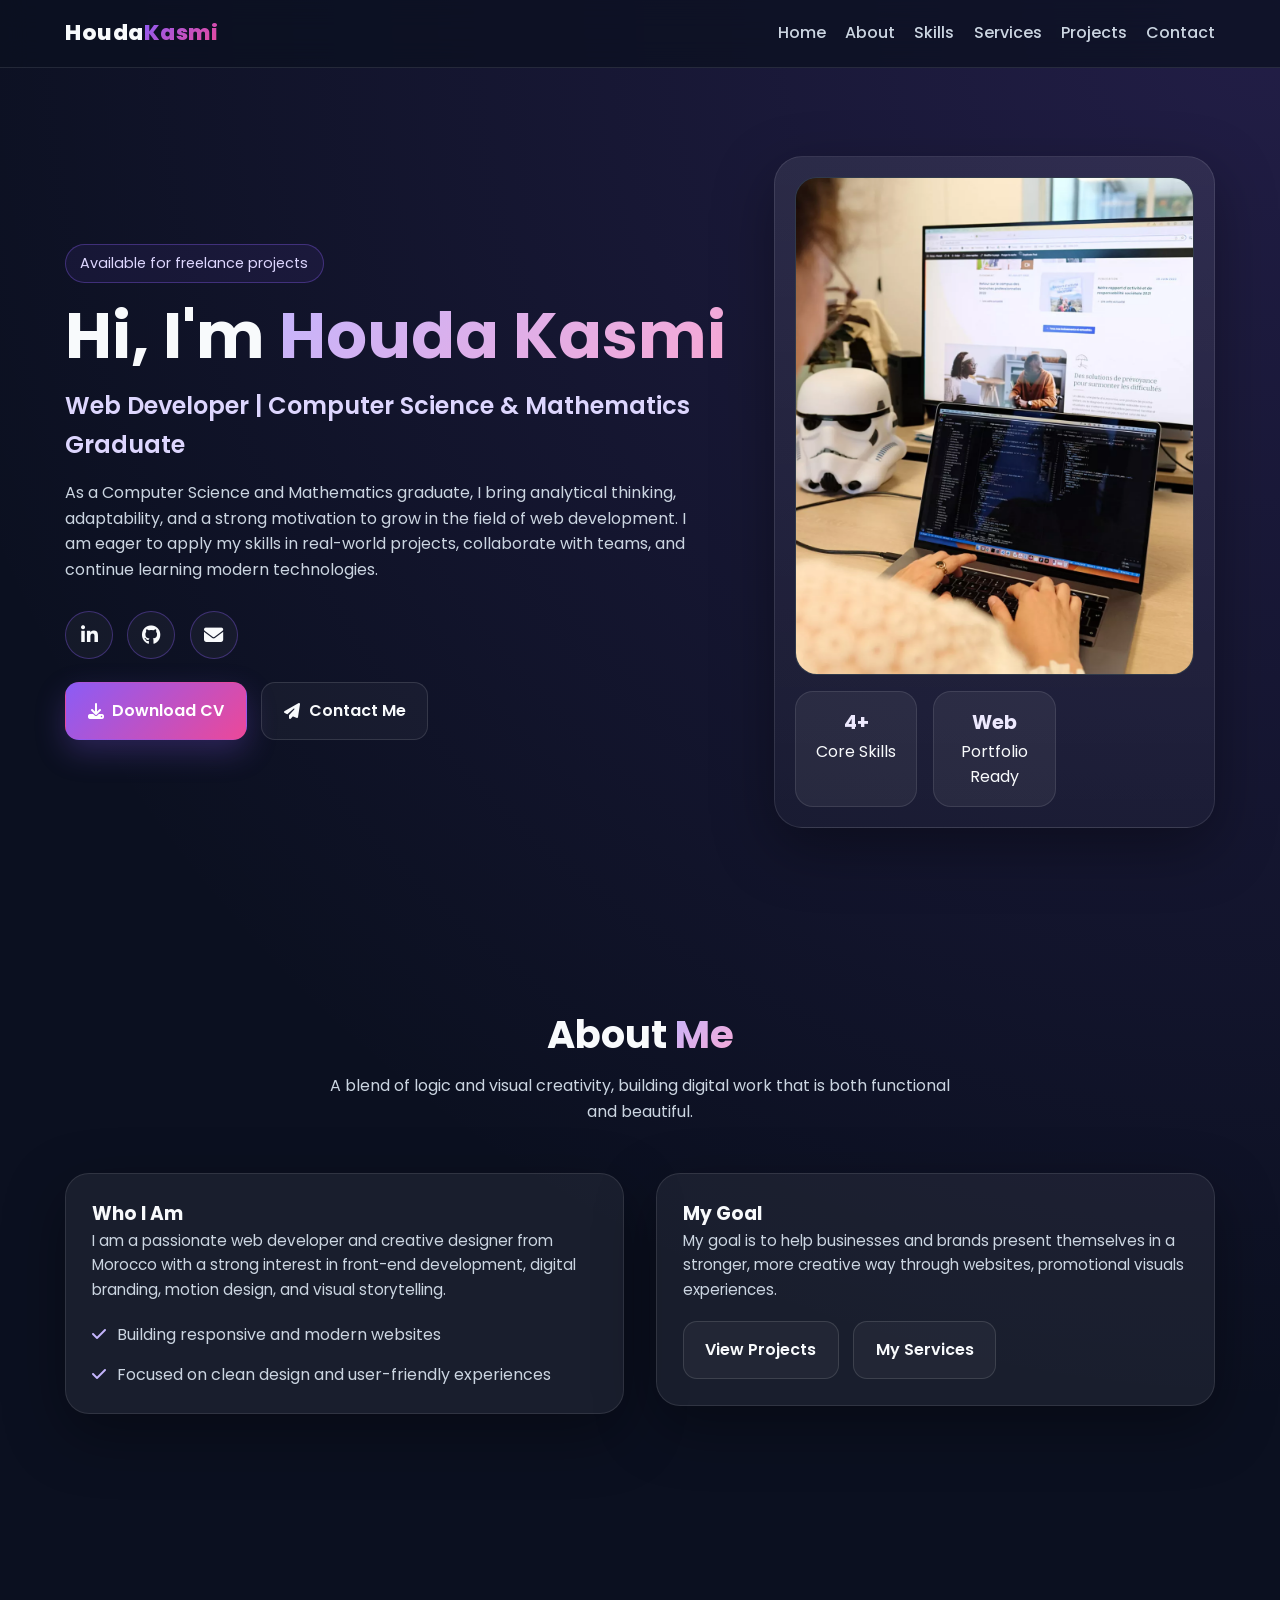
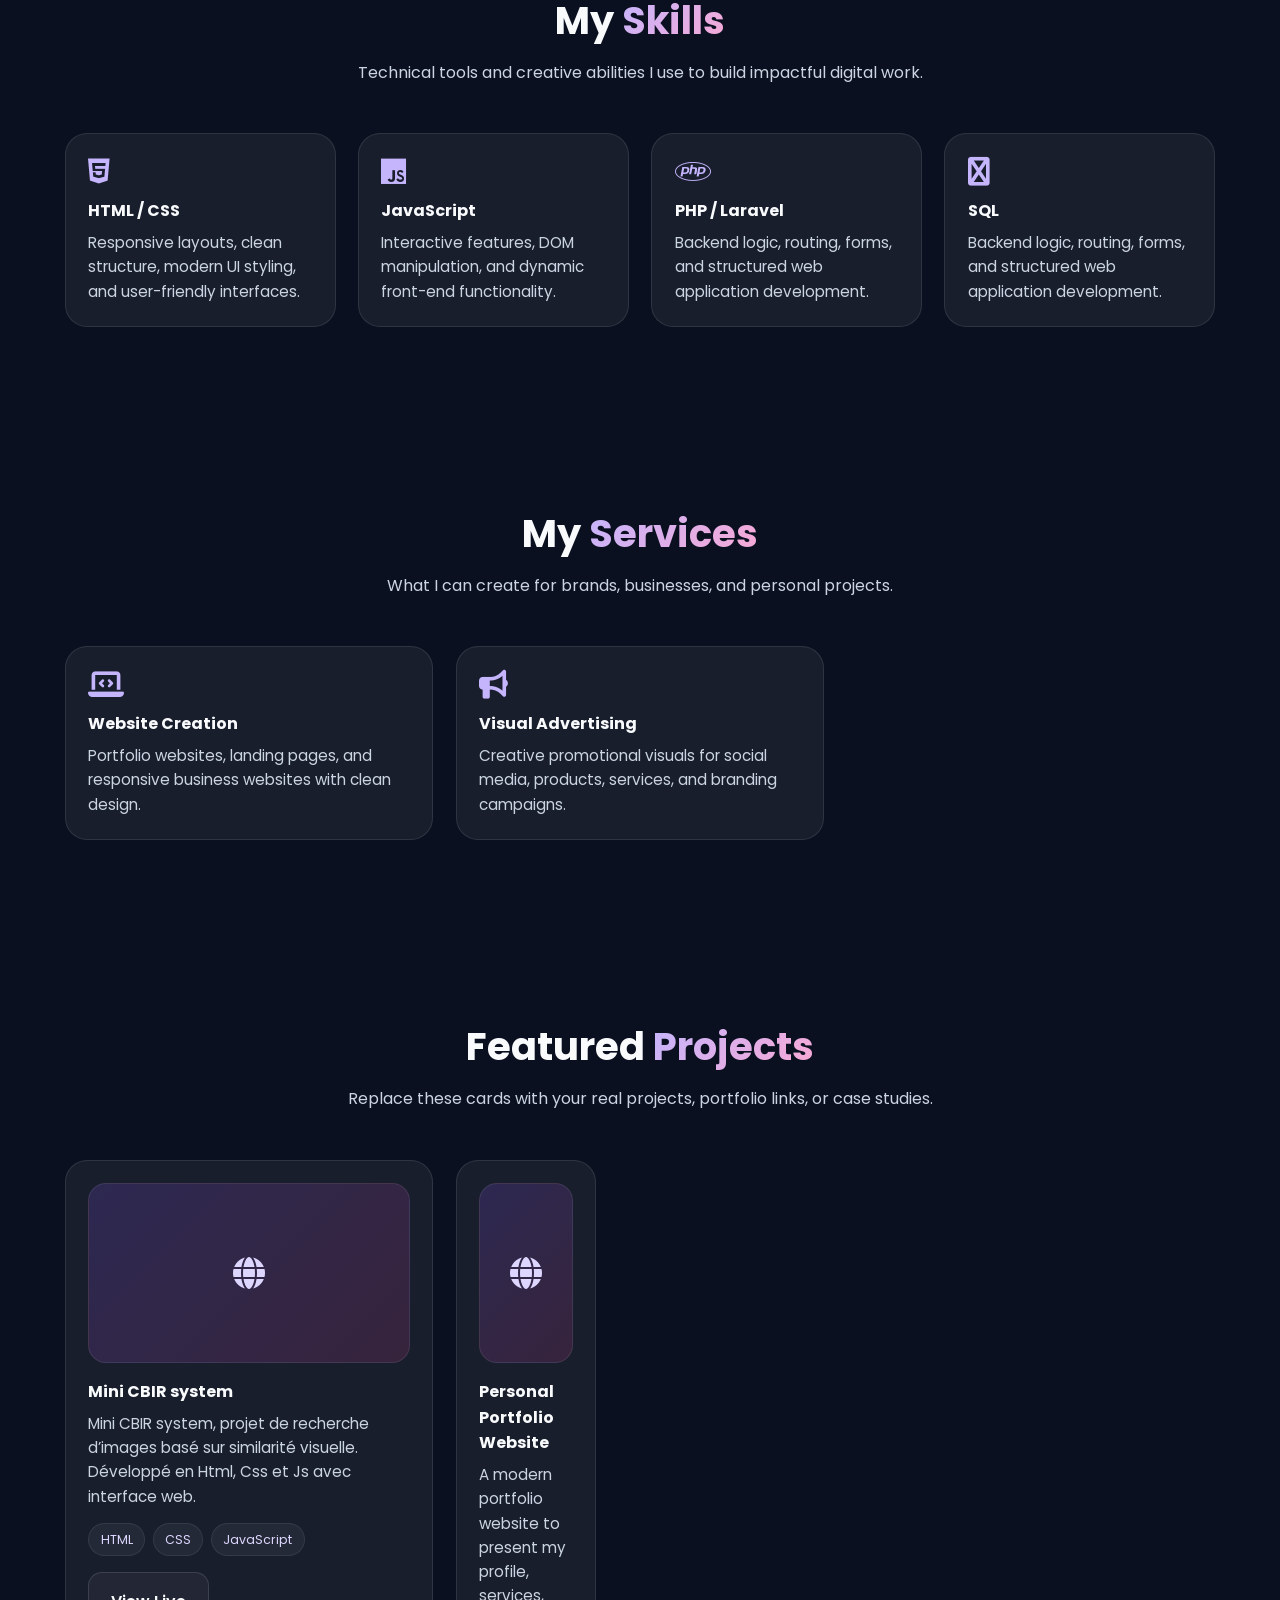
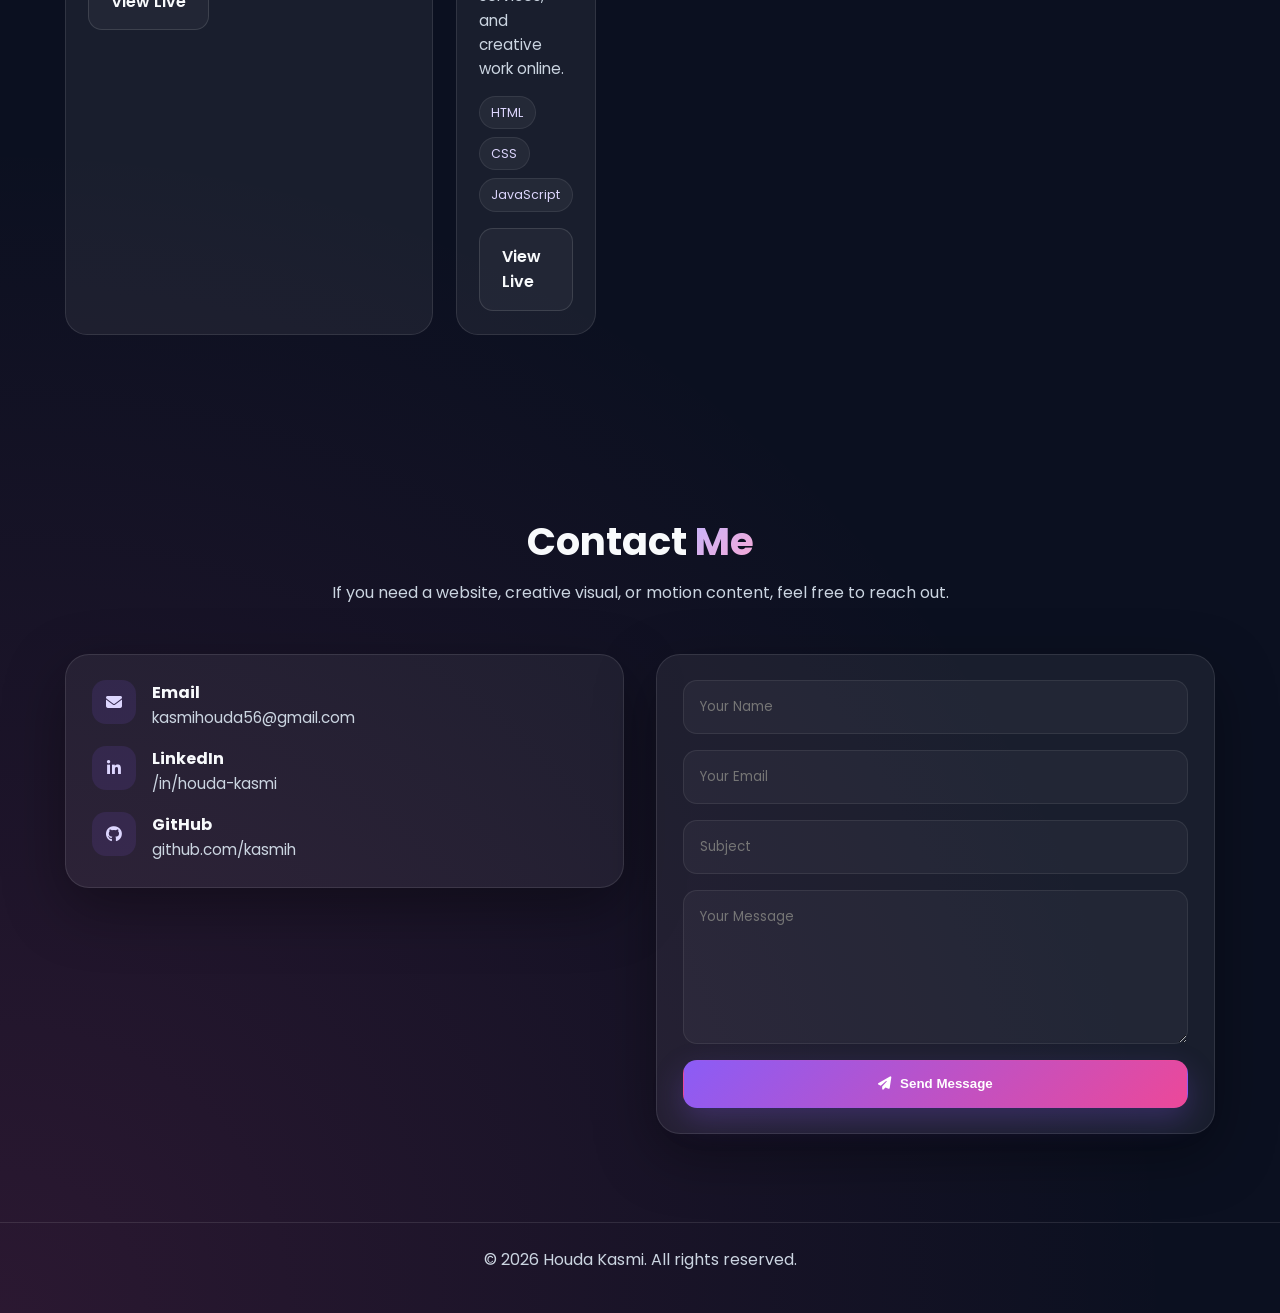
<file: index.html>
<!DOCTYPE html>
<html lang="en">
<head>
  <meta charset="UTF-8" />
  <meta name="viewport" content="width=device-width, initial-scale=1.0" />
  <title>Houda Kasmi | Portfolio</title>
  <link rel="preconnect" href="https://fonts.googleapis.com">
  <link rel="preconnect" href="https://fonts.gstatic.com" crossorigin>
  <link href="https://fonts.googleapis.com/css2?family=Poppins:wght@300;400;500;600;700;800&display=swap" rel="stylesheet">
  <link rel="stylesheet" href="https://cdnjs.cloudflare.com/ajax/libs/font-awesome/6.5.2/css/all.min.css" />
  <style>
    :root {
      --bg: #0b1020;
      --bg-soft: #141b34;
      --card: rgba(255,255,255,0.06);
      --text: #f8fafc;
      --muted: #cbd5e1;
      --accent: #8b5cf6;
      --accent-2: #ec4899;
      --line: rgba(255,255,255,0.1);
      --shadow: 0 20px 60px rgba(0,0,0,0.35);
    }

    * { margin: 0; padding: 0; box-sizing: border-box; }
    html { scroll-behavior: smooth; }
    body {
      font-family: 'Poppins', sans-serif;
      background: radial-gradient(circle at top right, rgba(139,92,246,0.18), transparent 30%),
                  radial-gradient(circle at bottom left, rgba(236,72,153,0.14), transparent 25%),
                  var(--bg);
      color: var(--text);
      line-height: 1.6;
    }

    a { color: inherit; text-decoration: none; }
    img { max-width: 100%; display: block; }

    .container {
      width: min(1150px, 92%);
      margin: 0 auto;
    }

    header {
      position: sticky;
      top: 0;
      z-index: 1000;
      backdrop-filter: blur(14px);
      background: rgba(11,16,32,0.75);
      border-bottom: 1px solid var(--line);
    }

    .navbar {
      display: flex;
      align-items: center;
      justify-content: space-between;
      padding: 1rem 0;
    }

    .logo {
      font-size: 1.35rem;
      font-weight: 800;
      letter-spacing: 0.5px;
    }

    .logo span {
      background: linear-gradient(135deg, var(--accent), var(--accent-2));
      -webkit-background-clip: text;
      -webkit-text-fill-color: transparent;
    }

    nav {
      display: flex;
      gap: 1.2rem;
      flex-wrap: wrap;
    }

    nav a {
      color: var(--muted);
      font-weight: 500;
      transition: 0.3s ease;
    }

    nav a:hover,
    nav a.active {
      color: var(--text);
    }

    section {
      padding: 5.5rem 0;
    }

    .hero {
      min-height: 90vh;
      display: grid;
      grid-template-columns: 1.2fr 0.8fr;
      gap: 3rem;
      align-items: center;
    }

    .eyebrow {
      display: inline-block;
      padding: 0.45rem 0.9rem;
      border: 1px solid rgba(139,92,246,0.35);
      border-radius: 999px;
      color: #ddd6fe;
      background: rgba(139,92,246,0.08);
      font-size: 0.9rem;
      margin-bottom: 1.1rem;
    }

    .hero h1 {
      font-size: clamp(2.2rem, 5vw, 4.5rem);
      line-height: 1.1;
      margin-bottom: 1rem;
    }

    .hero h1 span,
    .gradient-text {
      background: linear-gradient(135deg, #c4b5fd, #f9a8d4);
      -webkit-background-clip: text;
      -webkit-text-fill-color: transparent;
    }

    .hero h3 {
      font-size: clamp(1.1rem, 2vw, 1.5rem);
      color: #ddd6fe;
      font-weight: 600;
      margin-bottom: 1rem;
    }

    .hero p {
      color: var(--muted);
      max-width: 650px;
      margin-bottom: 1.8rem;
      font-size: 1rem;
    }

    .hero-card {
      background: linear-gradient(180deg, rgba(255,255,255,0.08), rgba(255,255,255,0.03));
      border: 1px solid var(--line);
      border-radius: 28px;
      padding: 1.25rem;
      box-shadow: var(--shadow);
    }

    .hero-image {
      aspect-ratio: 4 / 5;
      border-radius: 22px;
      overflow: hidden;
      background: #1e293b;
      border: 1px solid rgba(255,255,255,0.08);
    }

    .hero-image img {
      width: 100%;
      height: 100%;
      object-fit: cover;
    }

    .stats {
      display: grid;
      grid-template-columns: repeat(3, 1fr);
      gap: 1rem;
      margin-top: 1rem;
    }

    .stat {
      background: var(--card);
      border: 1px solid var(--line);
      border-radius: 18px;
      padding: 1rem;
      text-align: center;
    }

    .stat strong {
      display: block;
      font-size: 1.2rem;
      color: #ede9fe;
    }

    .socials, .btn-group {
      display: flex;
      gap: 0.9rem;
      flex-wrap: wrap;
    }

    .socials { margin-bottom: 1.4rem; }

    .socials a {
      width: 48px;
      height: 48px;
      display: inline-flex;
      align-items: center;
      justify-content: center;
      border-radius: 50%;
      border: 1px solid rgba(139,92,246,0.35);
      background: rgba(255,255,255,0.04);
      transition: 0.3s ease;
      font-size: 1.2rem;
    }

    .socials a:hover {
      transform: translateY(-3px);
      background: linear-gradient(135deg, var(--accent), var(--accent-2));
      border-color: transparent;
    }

    .btn {
      display: inline-flex;
      align-items: center;
      justify-content: center;
      gap: 0.55rem;
      padding: 0.95rem 1.35rem;
      border-radius: 14px;
      font-weight: 600;
      border: 1px solid transparent;
      transition: 0.3s ease;
      cursor: pointer;
    }

    .btn-primary {
      background: linear-gradient(135deg, var(--accent), var(--accent-2));
      color: white;
      box-shadow: 0 12px 30px rgba(139,92,246,0.25);
    }

    .btn-primary:hover {
      transform: translateY(-2px);
      box-shadow: 0 18px 35px rgba(139,92,246,0.35);
    }

    .btn-secondary {
      border-color: rgba(255,255,255,0.12);
      background: rgba(255,255,255,0.04);
      color: var(--text);
    }

    .btn-secondary:hover {
      transform: translateY(-2px);
      border-color: rgba(139,92,246,0.35);
    }

    .section-title {
      text-align: center;
      margin-bottom: 3rem;
    }

    .section-title h2 {
      font-size: clamp(1.8rem, 3vw, 2.8rem);
      margin-bottom: 0.5rem;
    }

    .section-title p {
      color: var(--muted);
      max-width: 650px;
      margin: 0 auto;
    }

    .about-grid,
    .contact-grid {
      display: grid;
      grid-template-columns: 1fr 1fr;
      gap: 2rem;
      align-items: start;
    }

    .card {
      background: var(--card);
      border: 1px solid var(--line);
      border-radius: 24px;
      padding: 1.6rem;
      box-shadow: var(--shadow);
    }

    .about-list {
      display: grid;
      gap: 0.9rem;
      margin-top: 1.25rem;
    }

    .about-list li {
      list-style: none;
      color: var(--muted);
      display: flex;
      gap: 0.7rem;
      align-items: flex-start;
    }

    .about-list i { color: #c4b5fd; margin-top: 0.25rem; }

    .skills-grid,
    .services-grid,
    .projects-grid {
      display: grid;
      gap: 1.4rem;
    }

    .skills-grid { grid-template-columns: repeat(4, 1fr); }
    .services-grid { grid-template-columns: repeat(3, 1fr); }
    .projects-grid { grid-template-columns: repeat(3, 1fr); }

    .skill,
    .service,
    .project {
      background: var(--card);
      border: 1px solid var(--line);
      border-radius: 22px;
      padding: 1.4rem;
      transition: 0.3s ease;
    }

    .skill:hover,
    .service:hover,
    .project:hover {
      transform: translateY(-6px);
      border-color: rgba(139,92,246,0.28);
    }

    .skill i,
    .service i {
      font-size: 1.8rem;
      margin-bottom: 0.8rem;
      color: #c4b5fd;
    }

    .skill h4,
    .service h4,
    .project h4 {
      margin-bottom: 0.45rem;
    }

    .skill p,
    .service p,
    .project p,
    .contact-info p,
    .card p {
      color: var(--muted);
      font-size: 0.95rem;
    }

    .project .project-top {
      height: 180px;
      border-radius: 18px;
      background: linear-gradient(135deg, rgba(139,92,246,0.18), rgba(236,72,153,0.14));
      border: 1px solid rgba(255,255,255,0.08);
      display: flex;
      align-items: center;
      justify-content: center;
      margin-bottom: 1rem;
      font-size: 2rem;
      color: #ddd6fe;
    }

    .featured-projects {
  display: grid;
  grid-template-columns: repeat(auto-fit, minmax(280px, 1fr));
  gap: 24px;
  padding: 40px;
}

    .project-tags {
      display: flex;
      flex-wrap: wrap;
      gap: 0.5rem;
      margin: 0.9rem 0 1rem;
    }

    .tag {
      padding: 0.35rem 0.7rem;
      border-radius: 999px;
      font-size: 0.78rem;
      background: rgba(255,255,255,0.05);
      border: 1px solid rgba(255,255,255,0.08);
      color: #ddd6fe;
    }

    .contact-info {
      display: grid;
      gap: 1rem;
    }

    .contact-item {
      display: flex;
      gap: 1rem;
      align-items: flex-start;
    }

    .contact-item i {
      width: 44px;
      height: 44px;
      display: inline-flex;
      align-items: center;
      justify-content: center;
      border-radius: 14px;
      background: rgba(139,92,246,0.12);
      color: #ddd6fe;
      flex-shrink: 0;
    }

    .contact-form {
      display: grid;
      gap: 1rem;
    }

    .contact-form input,
    .contact-form textarea {
      width: 100%;
      padding: 1rem;
      border-radius: 14px;
      border: 1px solid rgba(255,255,255,0.08);
      background: rgba(255,255,255,0.04);
      color: var(--text);
      font-family: inherit;
      outline: none;
    }

    .contact-form input:focus,
    .contact-form textarea:focus {
      border-color: rgba(139,92,246,0.45);
    }

    footer {
      border-top: 1px solid var(--line);
      padding: 1.5rem 0 2.5rem;
      color: var(--muted);
      text-align: center;
    }

    @media (max-width: 992px) {
      .hero,
      .about-grid,
      .contact-grid,
      .skills-grid,
      .services-grid,
      .projects-grid {
        grid-template-columns: 1fr 1fr;
      }

      .hero { gap: 2rem; }
    }

    @media (max-width: 768px) {
      nav { display: none; }

      .hero,
      .about-grid,
      .contact-grid,
      .skills-grid,
      .services-grid,
      .projects-grid,
      .stats {
        grid-template-columns: 1fr;
      }

      .hero {
        min-height: auto;
        padding-top: 1rem;
      }

      .hero-card { order: -1; }

      section { padding: 4rem 0; }
    }
  </style>
</head>
<body>
  <header>
    <div class="container navbar">
      <a href="#home" class="logo">Houda<span>Kasmi</span></a>
      <nav>
        <a href="#home">Home</a>
        <a href="#about">About</a>
        <a href="#skills">Skills</a>
        <a href="#services">Services</a>
        <a href="#projects">Projects</a>
        <a href="#contact">Contact</a>
      </nav>
    </div>
  </header>

  <main>
    <section class="container hero" id="home">
      <div>
        <span class="eyebrow">Available for freelance projects</span>
        <h1>Hi, I'm <span>Houda Kasmi</span></h1>
        <h3>Web Developer | Computer Science & Mathematics Graduate</h3>
        <p>
          As a Computer Science and Mathematics graduate, I bring analytical thinking, adaptability,
           and a strong motivation to grow in the field of web development. I am eager to apply my skills
            in real-world projects, collaborate with teams, and continue learning modern technologies.
        </p>

        <div class="socials">
          <a href="https://www.linkedin.com/" target="_blank" rel="noopener noreferrer" aria-label="LinkedIn"><i class="fa-brands fa-linkedin-in"></i></a>
          <a href="https://github.com/kasmih" target="_blank" rel="noopener noreferrer" aria-label="GitHub"><i class="fa-brands fa-github"></i></a>
          <a href="kasmi.hoda@gmail.com" aria-label="Email"><i class="fa-solid fa-envelope"></i></a>
        </div>

        <div class="btn-group">
          <a href="kasmihouda-CV.pdf" download="kasmihouda-CV.pdf" class="btn btn-primary">
            <i class="fa-solid fa-download"></i> Download CV
          </a>
          <a href="#contact" class="btn btn-secondary">
            <i class="fa-solid fa-paper-plane"></i> Contact Me
          </a>
        </div>
      </div>

      <div class="hero-card">
        <div class="hero-image">
          <img src="image.jpg" alt="Houda">
        </div>
        <div class="stats">
          <div class="stat">
            <strong>4+</strong>
            <span>Core Skills</span>
          </div>
          
          <div class="stat">
            <strong>Web</strong>
            <span>Portfolio Ready</span>
          </div>
        </div>
      </div>
    </section>

    <section id="about">
      <div class="container">
        <div class="section-title">
          <h2>About <span class="gradient-text">Me</span></h2>
          <p>A blend of logic and visual creativity, building digital work that is both functional and beautiful.</p>
        </div>

        <div class="about-grid">
          <div class="card">
            <h3>Who I Am</h3>
            <p>
              I am a passionate web developer and creative designer from Morocco with a strong interest in
              front-end development, digital branding, motion design, and visual storytelling.
            </p>
            <ul class="about-list">
              <li><i class="fa-solid fa-check"></i> Building responsive and modern websites</li>
              <li><i class="fa-solid fa-check"></i> Focused on clean design and user-friendly experiences</li>
            </ul>
          </div>

          <div class="card">
            <h3>My Goal</h3>
            <p>
              My goal is to help businesses and brands present themselves in a stronger, more creative way through
              websites, promotional visuals experiences.
            </p>
            <div class="btn-group" style="margin-top: 1.2rem;">
              <a href="#projects" class="btn btn-secondary">View Projects</a>
              <a href="#services" class="btn btn-secondary">My Services</a>
            </div>
          </div>
        </div>
      </div>
    </section>

    <section id="skills">
      <div class="container">
        <div class="section-title">
          <h2>My <span class="gradient-text">Skills</span></h2>
          <p>Technical tools and creative abilities I use to build impactful digital work.</p>
        </div>

        <div class="skills-grid">
          <div class="skill">
            <i class="fa-brands fa-html5"></i>
            <h4>HTML / CSS</h4>
            <p>Responsive layouts, clean structure, modern UI styling, and user-friendly interfaces.</p>
          </div>
          <div class="skill">
            <i class="fa-brands fa-js"></i>
            <h4>JavaScript</h4>
            <p>Interactive features, DOM manipulation, and dynamic front-end functionality.</p>
          </div>
          <div class="skill">
            <i class="fa-brands fa-php"></i>
            <h4>PHP / Laravel</h4>
            <p>Backend logic, routing, forms, and structured web application development.</p>
          </div>

          <div class="skill">
            <i class="fa-brands fa-database"></i>
            <h4>SQL</h4>
            <p>Backend logic, routing, forms, and structured web application development.</p>
          </div>
        </div>
      </div>
    </section>

    <section id="services">
      <div class="container">
        <div class="section-title">
          <h2>My <span class="gradient-text">Services</span></h2>
          <p>What I can create for brands, businesses, and personal projects.</p>
        </div>

        <div class="services-grid">
          <div class="service">
            <i class="fa-solid fa-laptop-code"></i>
            <h4>Website Creation</h4>
            <p>Portfolio websites, landing pages, and responsive business websites with clean design.</p>
          </div>
          <div class="service">
            <i class="fa-solid fa-bullhorn"></i>
            <h4>Visual Advertising</h4>
            <p>Creative promotional visuals for social media, products, services, and branding campaigns.</p>
          </div>
          
        </div>
      </div>
    </section>

    <section id="projects">
      <div class="container">
        <div class="section-title">
          <h2>Featured <span class="gradient-text">Projects</span></h2>
          <p>Replace these cards with your real projects, portfolio links, or case studies.</p>
        </div>
<div class="projects-grid">
         <div class="project">
          <div class="project-top"><i class="fa-solid fa-globe"></i></div>
            <h4>Mini CBIR system</h4>
            <p>Mini CBIR system, projet de recherche d’images basé sur similarité visuelle. Développé en Html, Css et Js avec interface web.</p>
            <div class="project-tags">
              <span class="tag">HTML</span>
              <span class="tag">CSS</span>
              <span class="tag">JavaScript</span>
            </div>
            <a href="https://kasmih.github.io/mini-CBIR/" target="_blank" rel="noopener noreferrer" class="btn btn-secondary">View Live</a>
          </div>
        
        <div class="projects-grid">
          <div class="project">
            <div class="project-top"><i class="fa-solid fa-globe"></i></div>
            <h4>Personal Portfolio Website</h4>
            <p>A modern portfolio website to present my profile, services, and creative work online.</p>
            <div class="project-tags">
              <span class="tag">HTML</span>
              <span class="tag">CSS</span>
              <span class="tag">JavaScript</span>
            </div>
            <a href="https://kasmih.github.io/portfolio/" target="_blank" rel="noopener noreferrer" class="btn btn-secondary">View Live</a>
         
            
          </div>

          

      
      </div>
    </section>

    <section id="contact">
      <div class="container">
        <div class="section-title">
          <h2>Contact <span class="gradient-text">Me</span></h2>
          <p>If you need a website, creative visual, or motion content, feel free to reach out.</p>
        </div>

        <div class="contact-grid">
          <div class="card contact-info">
            <div class="contact-item">
              <i class="fa-solid fa-envelope"></i>
              <div>
                <h4>Email</h4>
                <p>kasmihouda56@gmail.com</p>
              </div>
            </div>
            <div class="contact-item">
              <i class="fa-brands fa-linkedin-in"></i>
              <div>
                <h4>LinkedIn</h4>
                <p>/in/houda-kasmi</p>
              </div>
            </div>
            <div class="contact-item">
              <i class="fa-brands fa-github"></i>
              <div>
                <h4>GitHub</h4>
                <p>github.com/kasmih</p>
              </div>
            </div>
          </div>

          <div class="card">
            <form class="contact-form">
              <input type="text" placeholder="Your Name" required>
              <input type="email" placeholder="Your Email" required>
              <input type="text" placeholder="Subject">
              <textarea rows="6" placeholder="Your Message"></textarea>
              <button type="submit" class="btn btn-primary">
                <i class="fa-solid fa-paper-plane"></i> Send Message
              </button>
            </form>
          </div>
        </div>
      </div>
    </section>
  </main>

  <footer>
    <div class="container">
      <p>© 2026 Houda Kasmi. All rights reserved.</p>
    </div>
  </footer>
</body>
</html>
</file>
